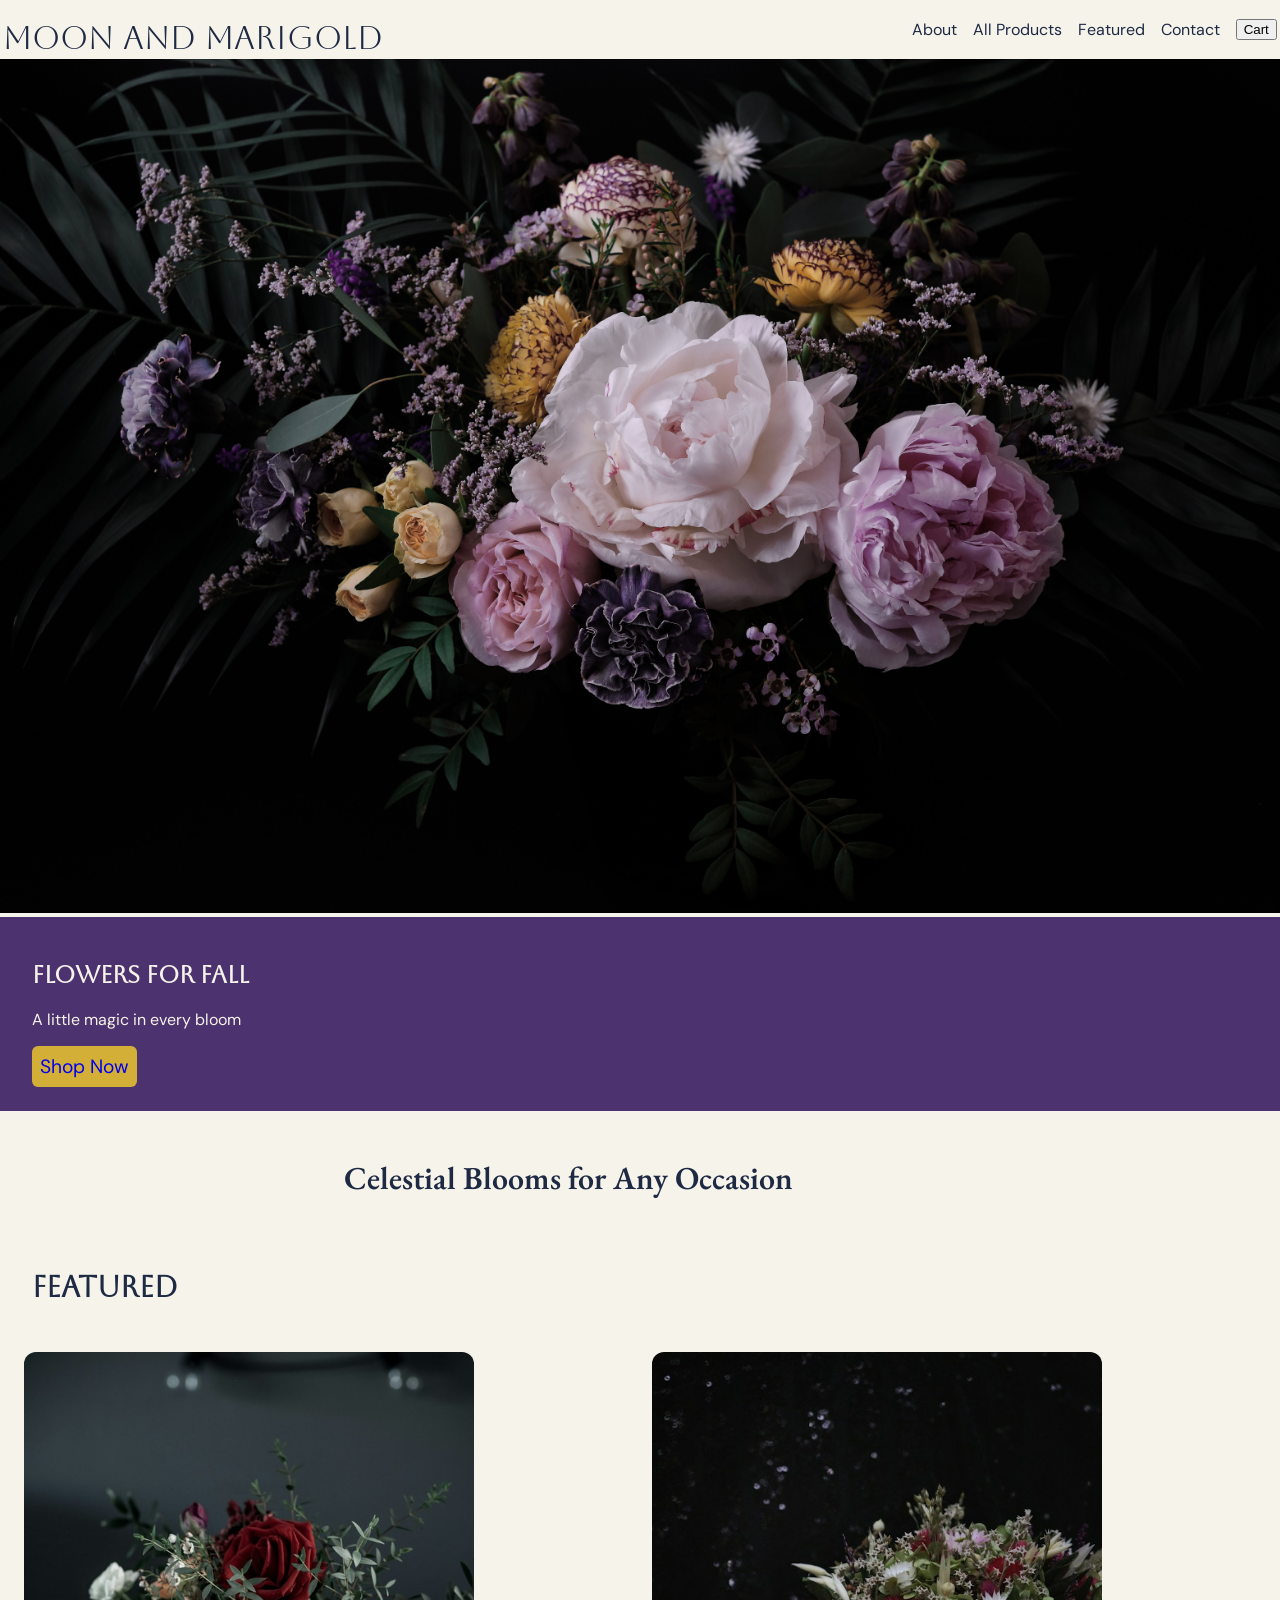
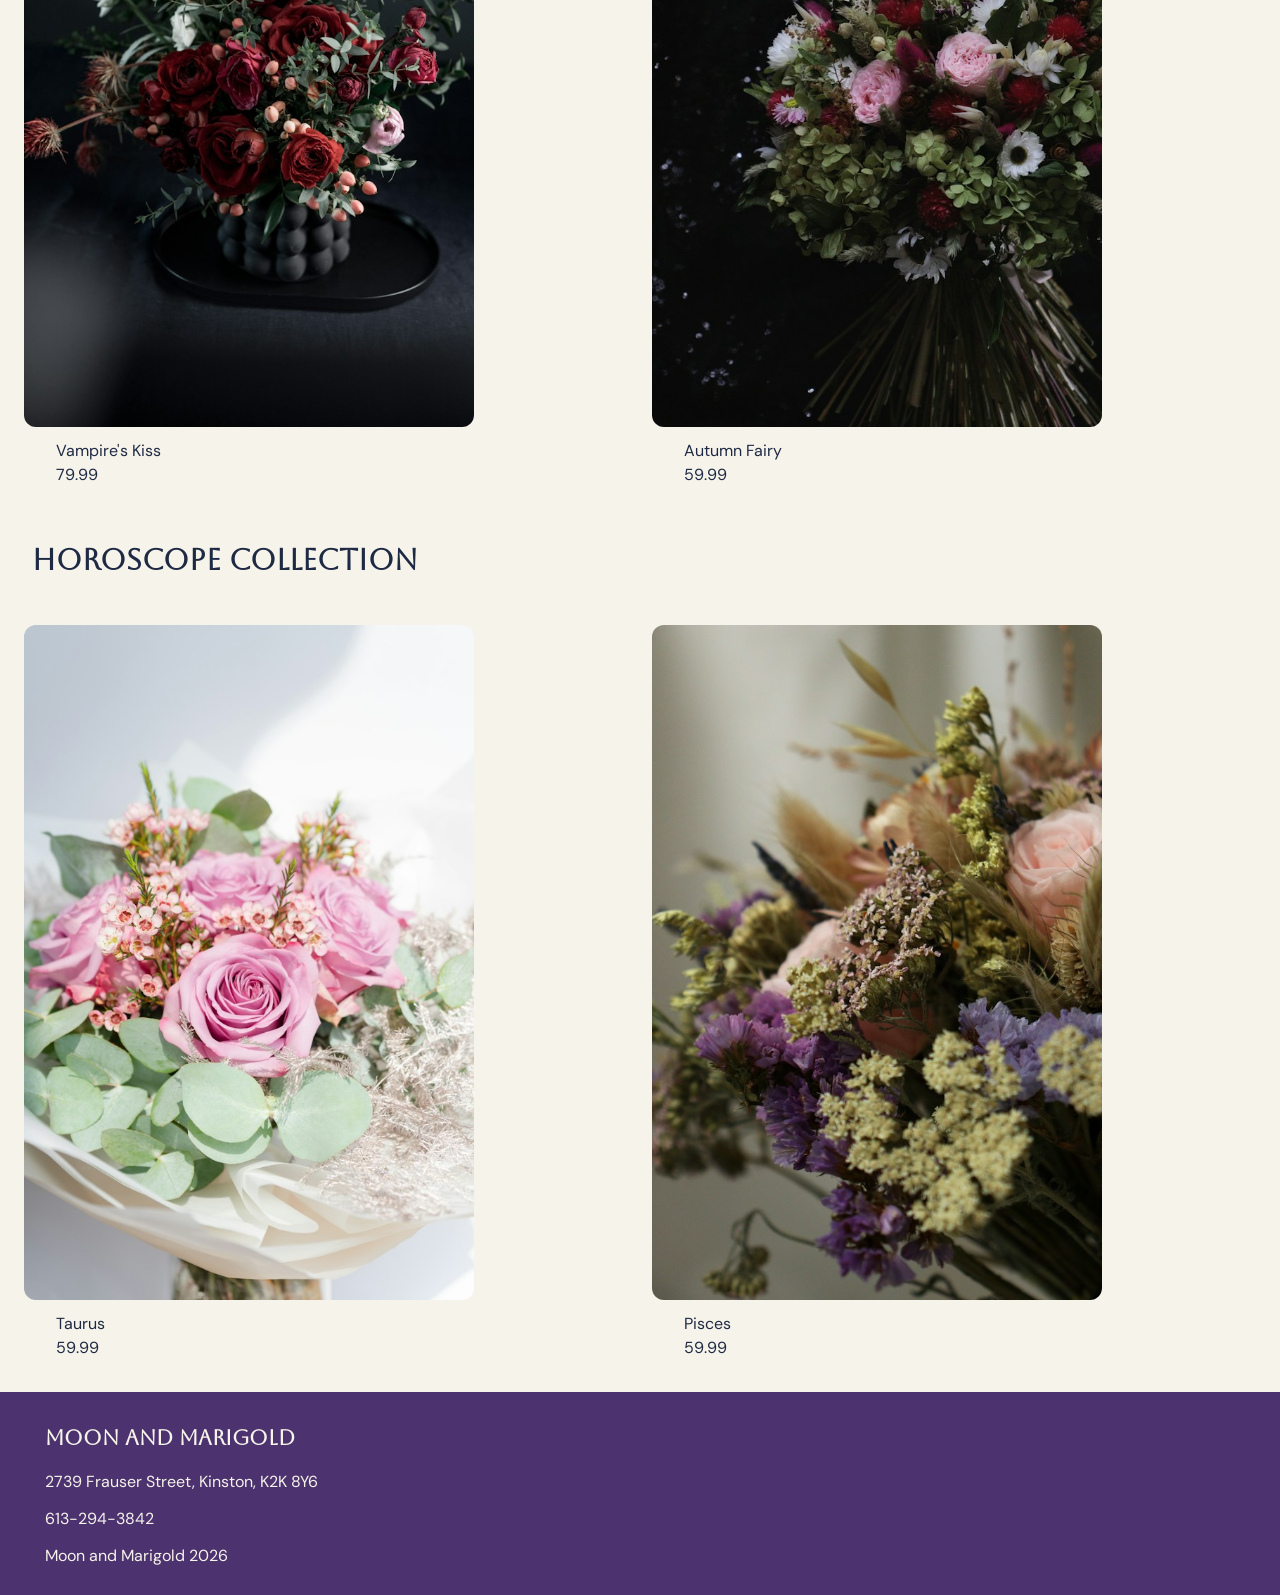
<file: index.html>
<!DOCTYPE html>
<html lang="en">
<head>
    <meta charset="UTF-8">
    <meta name="viewport" content="width=device-width, initial-scale=1.0">
    <title>Moon and Marigold</title>
    <style>
@import url('https://fonts.googleapis.com/css2?family=Aboreto&family=DM+Sans:ital,opsz,wght@0,9..40,100..1000;1,9..40,100..1000&family=EB+Garamond:ital,wght@0,400..800;1,400..800&family=Inter:ital,opsz,wght@0,14..32,100..900;1,14..32,100..900&display=swap');
</style>
    <link rel="stylesheet" href="css/styles.css">
</head>
<body>
    <a href="#indexmain" class="skip-link">Skip to main content</a>
    <header>
        <nav>
            <a class="logo" href="index.html">Moon and Marigold</a>
            <ul class="navbar">
                <li><a href="about.html">About</a></li>
                <li><a href="all-products.html">All Products</a></li>
                <li><a href="featured.html">Featured</a></li>
                <li><a href="contact.html">Contact</a></li>
                <button class="cart">Cart</button>
            </ul>
         </nav>
    </header>
    <main id="indexmain">
        <section class="hero">
            <div class="heroimage">
                <img src="images/hero-desktop.jpeg" alt="a mix of dark purple flowers, long orange stamens, little white flowers, and dark round leaves">
            </div>
            <div class="herotext">
                <h1>Flowers for Fall</h1>
                <p>A little magic in every bloom</p>
                <button><a href="featured.html">Shop Now</a></button>
            </div>
        </section>
        <section class="aside">
            <p class="asidetext">Celestial Blooms for Any Occasion</p>
        </section>
        <section class="featured">
            <h2>Featured</h2>
            <div class="carousel">
                <article class="card">
                    <img src="images/flowers-red.jpg" alt="moody red and pink roses with dark leaves in a dark themed bouquet">
                    <p>Vampire's Kiss</p>
                    <p>79.99</p>
                </article>
                <article class="card">
                    <img src="images/flowers-bouquet.jpg" alt="moody red and pink roses with light green baby leaves">
                    <p>Autumn Fairy</p>
                    <p>59.99</p>
                </article>
            </div>
        </section>
        <section class="horoscope">
            <h2>Horoscope Collection</h2>
            <div class="carousel">
                <article class="card">
                    <img src="images/flowers-lightpink.jpg" alt="brigt pink roses and light green round leaves with baby blooms and dried white stems">
                    <p>Taurus</p>
                    <p>59.99</p>
                </article>
                <article class="card">
                    <img src="images/flowers-dust.jpg" alt="dusty lavender and timy yellow flowers with a few large beige pink roses in a dusty coloured bouquet">
                    <p>Pisces</p>
                    <p>59.99</p>
                </article>
            </div>
        </section>
    </main>
    <footer>
        <div class="footertext">
            <h3>Moon and Marigold</h3>
            <p>2739 Frauser Street, Kinston, K2K 8Y6</p>
            <p>613-294-3842</p>
            <p class="copyright" >Moon and Marigold 2026</p>
        </div>
    </footer>
</body>
</html>
</file>
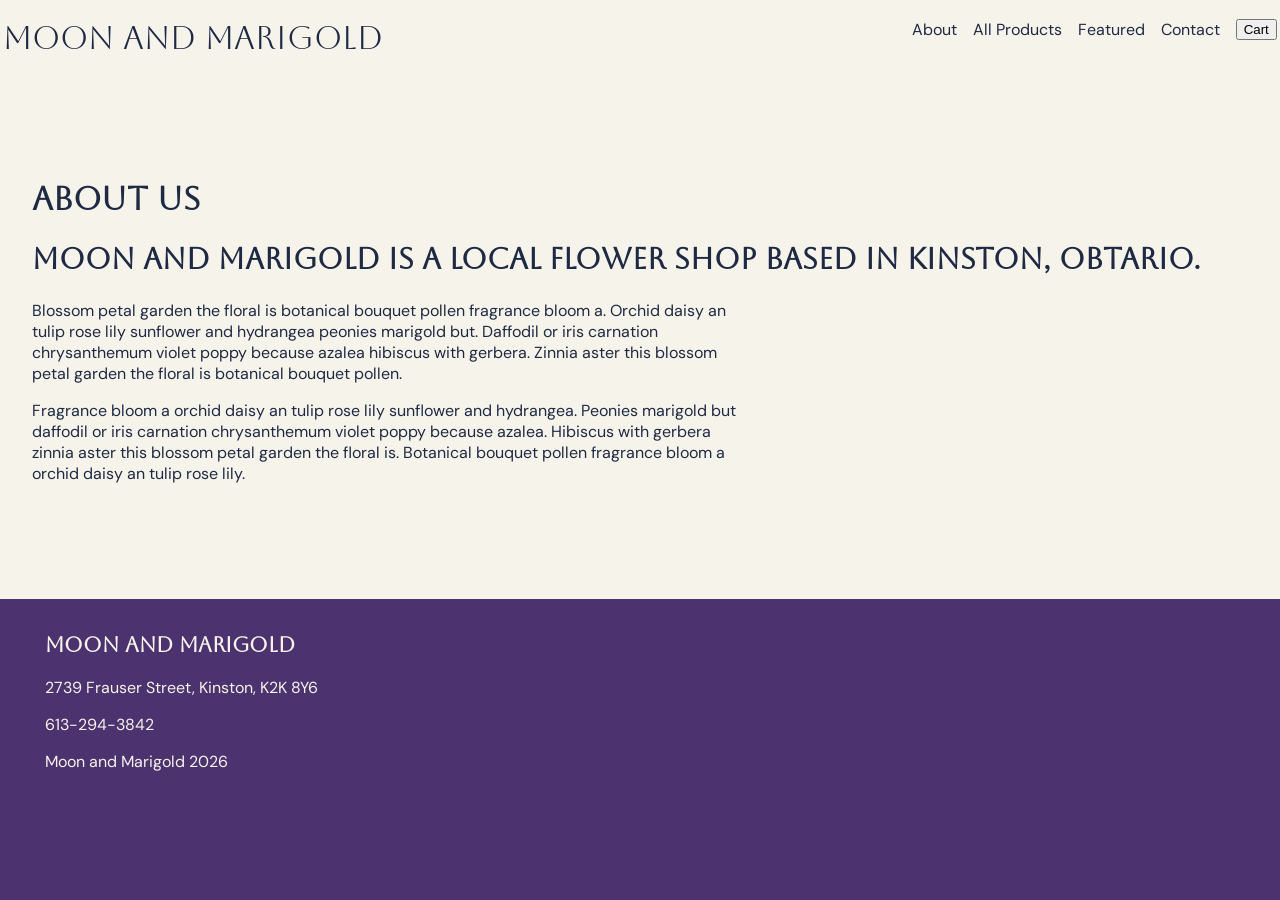
<file: about.html>
<!DOCTYPE html>
<html lang="en">
<head>
    <meta charset="UTF-8">
    <meta name="viewport" content="width=device-width, initial-scale=1.0">
    <title>About</title>
     <link rel="stylesheet" href="css/styles.css">
     <style>
@import url('https://fonts.googleapis.com/css2?family=Aboreto&family=DM+Sans:ital,opsz,wght@0,9..40,100..1000;1,9..40,100..1000&family=EB+Garamond:ital,wght@0,400..800;1,400..800&family=Inter:ital,opsz,wght@0,14..32,100..900;1,14..32,100..900&display=swap');
</style>
</head>
<body>
       <header>
        <nav>
            <a class="logo" href="index.html">Moon and Marigold</a>
            <ul class="navbar">
                <li><a href="about.html">About</a></li>
                <li><a href="all-products.html">All Products</a></li>
                <li><a href="featured.html">Featured</a></li>
                <li><a href="contact.html">Contact</a></li>
                <button class="cart">Cart</button>
            </ul>
         </nav>
    </header>
    <main id="main" class="about">
        <h1>About Us</h1>
        <h2>Moon and Marigold is a local flower shop based in Kinston, Obtario. </h2>
        <p>Blossom petal garden the floral is botanical bouquet pollen fragrance bloom a. Orchid daisy an tulip rose lily sunflower and hydrangea peonies marigold but. Daffodil or iris carnation chrysanthemum violet poppy because azalea hibiscus with gerbera. Zinnia aster this blossom petal garden the floral is botanical bouquet pollen.</p>
        <p>Fragrance bloom a orchid daisy an tulip rose lily sunflower and hydrangea. Peonies marigold but daffodil or iris carnation chrysanthemum violet poppy because azalea. Hibiscus with gerbera zinnia aster this blossom petal garden the floral is. Botanical bouquet pollen fragrance bloom a orchid daisy an tulip rose lily. </p>
    </main>
    <footer>
        <div class="footertext">
            <h3>Moon and Marigold</h3>
            <p>2739 Frauser Street, Kinston, K2K 8Y6</p>
            <p>613-294-3842</p>
            <p class="copyright" >Moon and Marigold 2026</p>
        </div>
    </footer>
</body>
</html>
</file>
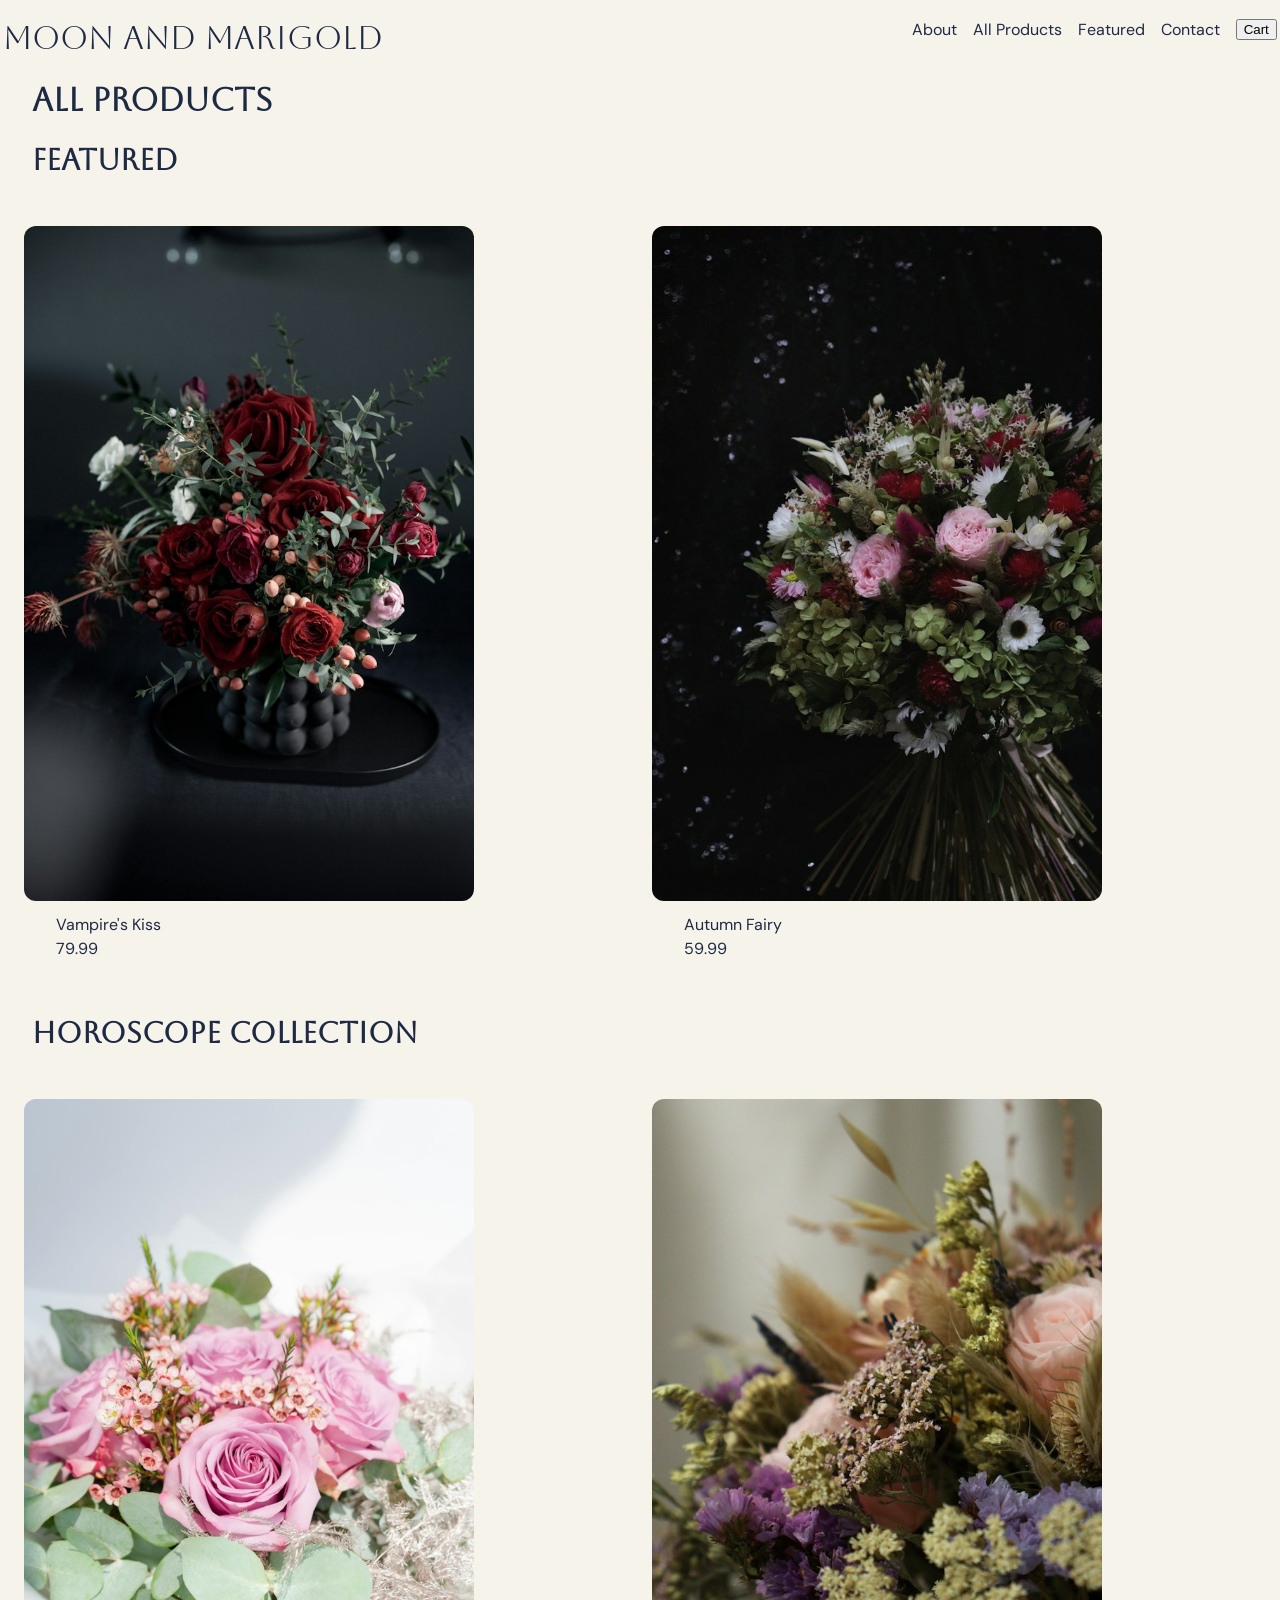
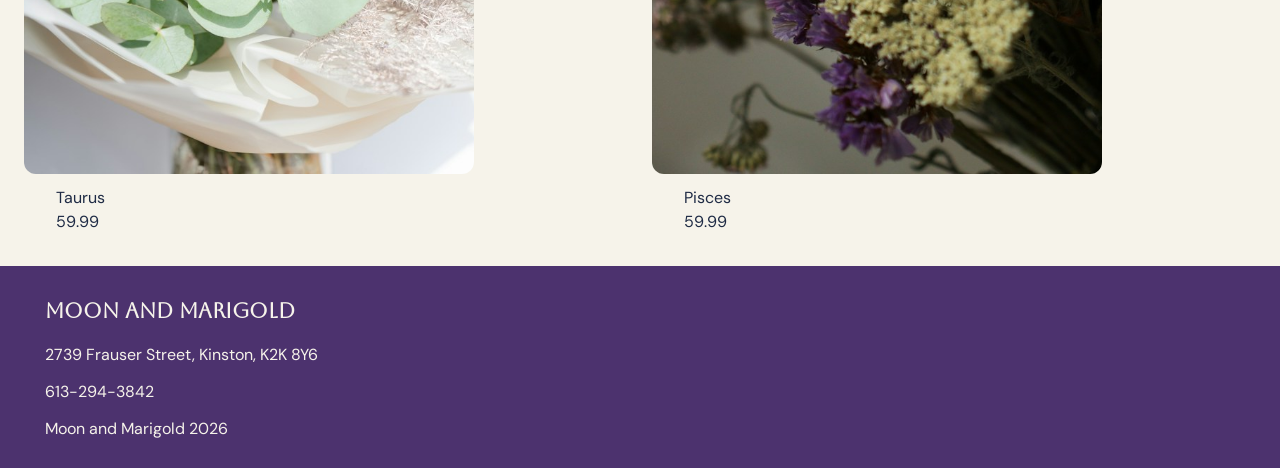
<file: all-products.html>
<!DOCTYPE html>
<html lang="en">
<head>
    <meta charset="UTF-8">
    <meta name="viewport" content="width=device-width, initial-scale=1.0">
    <title>All Products</title>
     <link rel="stylesheet" href="css/styles.css">
     <style>
@import url('https://fonts.googleapis.com/css2?family=Aboreto&family=DM+Sans:ital,opsz,wght@0,9..40,100..1000;1,9..40,100..1000&family=EB+Garamond:ital,wght@0,400..800;1,400..800&family=Inter:ital,opsz,wght@0,14..32,100..900;1,14..32,100..900&display=swap');
</style>
</head>
<body>
       <header>
        <nav>
            <a class="logo" href="index.html">Moon and Marigold</a>
            <ul class="navbar">
                <li><a href="about.html">About</a></li>
                <li><a href="all-products.html">All Products</a></li>
                <li><a href="featured.html">Featured</a></li>
                <li><a href="contact.html">Contact</a></li>
                <button class="cart">Cart</button>
            </ul>
         </nav>
    </header>
    <main id="main">
        <h1>All Products</h1>
        <section class="featured">
            <h2>Featured</h2>
            <div class="carousel">
                <article class="card">
                    <img src="images/flowers-red.jpg" alt="moody red and pink roses with dark leaves in a dark themed bouquet">
                    <p>Vampire's Kiss</p>
                    <p>79.99</p>
                </article>
                <article class="card">
                    <img src="images/flowers-bouquet.jpg" alt="moody red and pink roses with light green baby leaves">
                    <p>Autumn Fairy</p>
                    <p>59.99</p>
                </article>
            </div>
        </section>
        <section class="horoscope">
            <h2>Horoscope Collection</h2>
            <div class="carousel">
                <article class="card">
                    <img src="images/flowers-lightpink.jpg" alt="brigt pink roses and light green round leaves with baby blooms and dried white stems">
                    <p>Taurus</p>
                    <p>59.99</p>
                </article>
                <article class="card">
                    <img src="images/flowers-dust.jpg" alt="dusty lavender and timy yellow flowers with a few large beige pink roses in a dusty coloured bouquet">
                    <p>Pisces</p>
                    <p>59.99</p>
                </article>
            </div>
        </section>
    </main>
    <footer>
        <div class="footertext">
            <h3>Moon and Marigold</h3>
            <p>2739 Frauser Street, Kinston, K2K 8Y6</p>
            <p>613-294-3842</p>
            <p class="copyright" >Moon and Marigold 2026</p>
        </div>
    </footer>
</body>
</html>
</file>
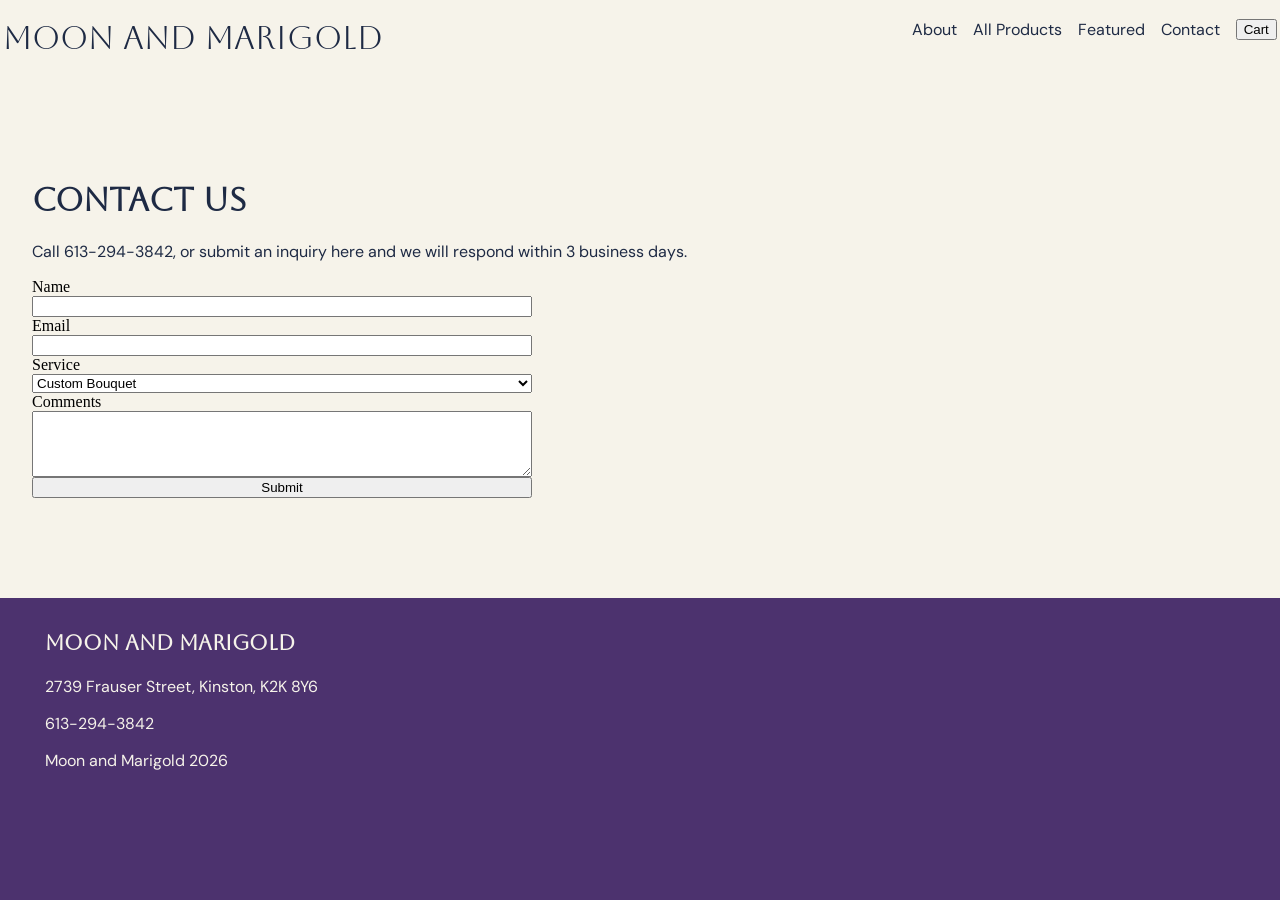
<file: contact.html>
<!DOCTYPE html>
<html lang="en">
<head>
    <meta charset="UTF-8">
    <meta name="viewport" content="width=device-width, initial-scale=1.0">
    <title>Contact</title>
     <link rel="stylesheet" href="css/styles.css">
     <style>
@import url('https://fonts.googleapis.com/css2?family=Aboreto&family=DM+Sans:ital,opsz,wght@0,9..40,100..1000;1,9..40,100..1000&family=EB+Garamond:ital,wght@0,400..800;1,400..800&family=Inter:ital,opsz,wght@0,14..32,100..900;1,14..32,100..900&display=swap');
</style>
</head>
<body>
       <header>
        <nav>
            <a class="logo" href="index.html">Moon and Marigold</a>
            <ul class="navbar">
                <li><a href="about.html">About</a></li>
                <li><a href="all-products.html">All Products</a></li>
                <li><a href="featured.html">Featured</a></li>
                <li><a href="contact.html">Contact</a></li>
                <button class="cart">Cart</button>
            </ul>
         </nav>
    </header>
    <main id="main">
        <h1>Contact Us</h1>
        <p>Call 613-294-3842, or submit an inquiry here and we will respond within 3 business days.</p>
        <form action="thanks.html" method="get">
            <label for="name">Name</label>
            <input id="name" name="name" autocomplete="name" required>
            <label for="email">Email</label>
            <input id="email" name="email" type="email" autocomplete="email" required>
            <label for="service">Service</label>
            <select id="service" name="service">
                <option>Custom Bouquet</option>
                <option>Event Order</option>
                <option>Questions</option>
                <option>Other</option>
            </select>
            <label for="details">Comments</label>
            <textarea id="details" name="details" rows="4" required></textarea>
            <button type="submit">Submit</button>
        </form>
    </main>
    <footer>
        <div class="footertext">
            <h3>Moon and Marigold</h3>
            <p>2739 Frauser Street, Kinston, K2K 8Y6</p>
            <p>613-294-3842</p>
            <p class="copyright" >Moon and Marigold 2026</p>
        </div>
    </footer>

</body>
</html>
</file>
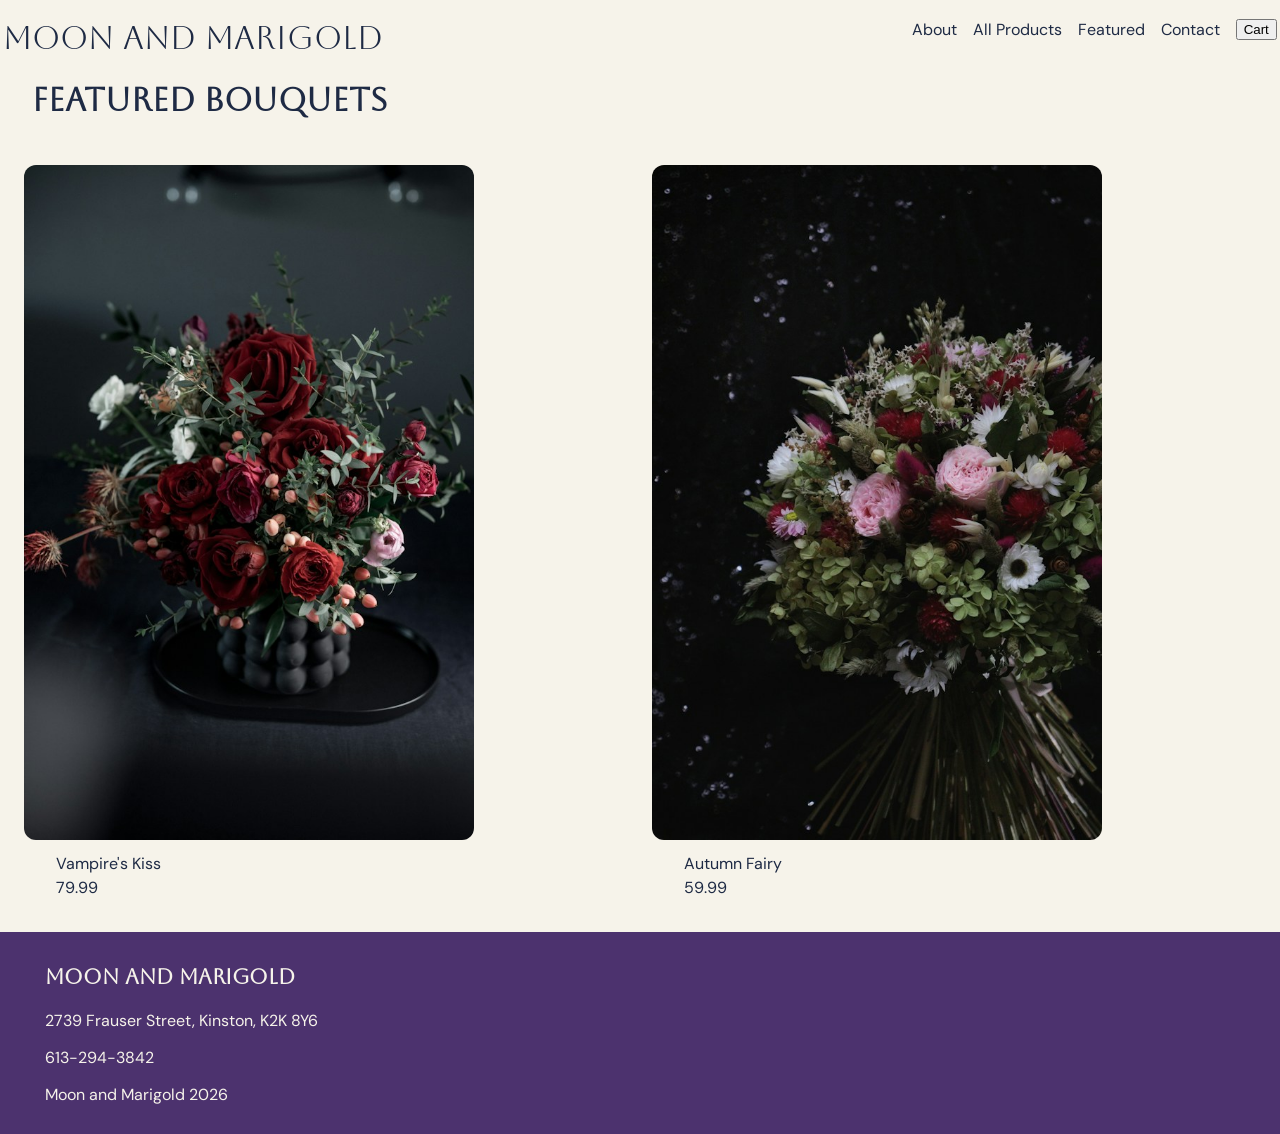
<file: featured.html>
<!DOCTYPE html>
<html lang="en">
<head>
    <meta charset="UTF-8">
    <meta name="viewport" content="width=device-width, initial-scale=1.0">
    <title>Featured</title>
     <link rel="stylesheet" href="css/styles.css">
     <style>
@import url('https://fonts.googleapis.com/css2?family=Aboreto&family=DM+Sans:ital,opsz,wght@0,9..40,100..1000;1,9..40,100..1000&family=EB+Garamond:ital,wght@0,400..800;1,400..800&family=Inter:ital,opsz,wght@0,14..32,100..900;1,14..32,100..900&display=swap');
</style>
</head>
<body>
       <header>
        <nav>
            <a class="logo" href="index.html">Moon and Marigold</a>
            <ul class="navbar">
                <li><a href="about.html">About</a></li>
                <li><a href="all-products.html">All Products</a></li>
                <li><a href="featured.html">Featured</a></li>
                <li><a href="contact.html">Contact</a></li>
                <button class="cart">Cart</button>
            </ul>
         </nav>
    </header>
    <main id="main">
        <h1>Featured Bouquets</h1>
         <section class="featured">
            <div class="carousel">
                <article class="card">
                    <img src="images/flowers-red.jpg" alt="moody red and pink roses with dark leaves in a dark themed bouquet">
                    <p>Vampire's Kiss</p>
                    <p>79.99</p>
                </article>
                <article class="card">
                    <img src="images/flowers-bouquet.jpg" alt="moody red and pink roses with light green baby leaves">
                    <p>Autumn Fairy</p>
                    <p>59.99</p>
                </article>
            </div>
        </section>
    </main>
    <footer>
        <div class="footertext">
            <h3>Moon and Marigold</h3>
            <p>2739 Frauser Street, Kinston, K2K 8Y6</p>
            <p>613-294-3842</p>
            <p class="copyright" >Moon and Marigold 2026</p>
        </div>
    </footer>
</body>
</html>
</file>
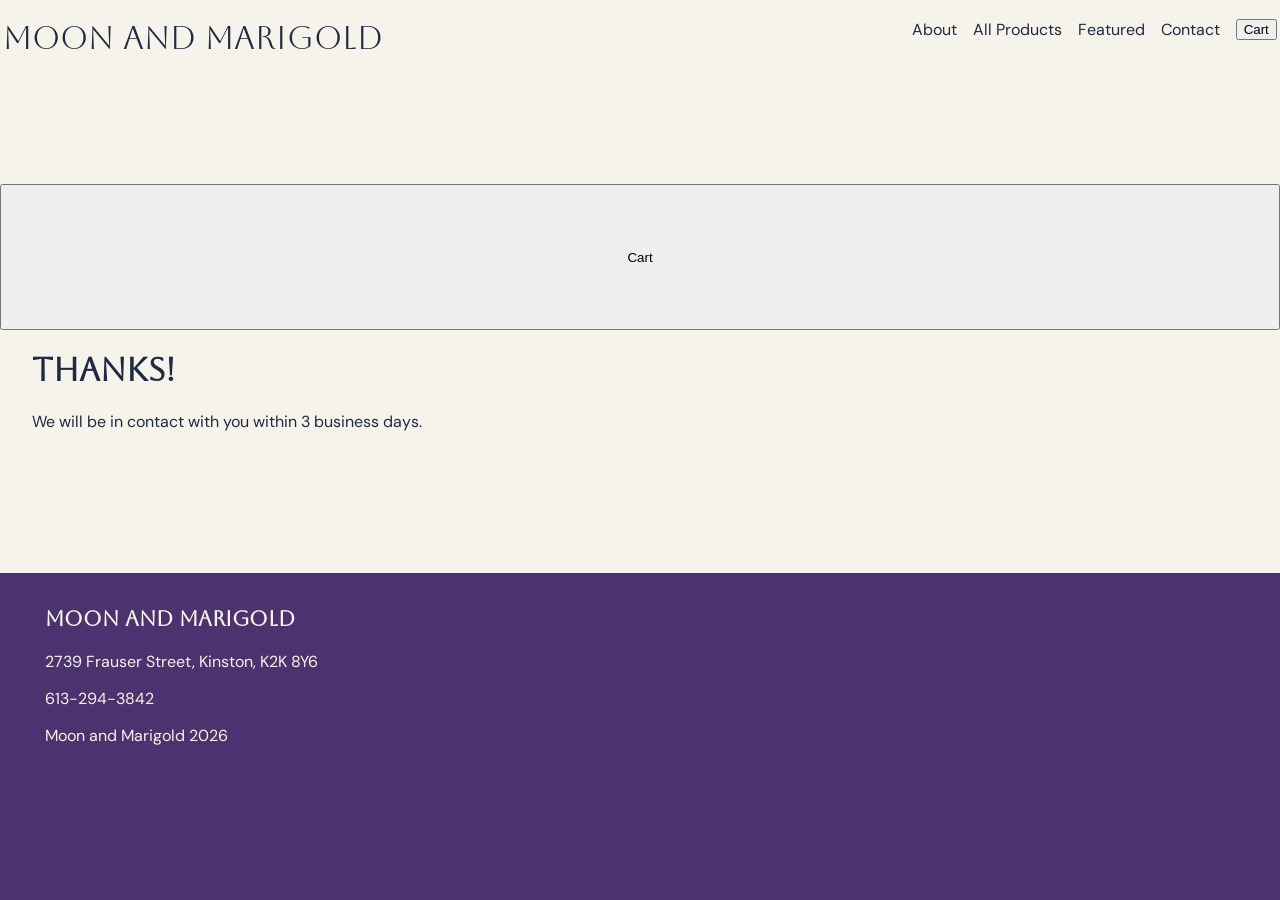
<file: thanks.html>
<!DOCTYPE html>
<html lang="en">
<head>
    <meta charset="UTF-8">
    <meta name="viewport" content="width=device-width, initial-scale=1.0">
    <title>Document</title>
    <link rel="stylesheet" href="css/styles.css">
    <style>
@import url('https://fonts.googleapis.com/css2?family=Aboreto&family=DM+Sans:ital,opsz,wght@0,9..40,100..1000;1,9..40,100..1000&family=EB+Garamond:ital,wght@0,400..800;1,400..800&family=Inter:ital,opsz,wght@0,14..32,100..900;1,14..32,100..900&display=swap');
</style>
</head>
<body>
      <header>
        <nav>
            <a class="logo" href="index.html">Moon and Marigold</a>
            <ul class="navbar">
                <li><a href="about.html">About</a></li>
                <li><a href="all-products.html">All Products</a></li>
                <li><a href="featured.html">Featured</a></li>
                <li><a href="contact.html">Contact</a></li>
                <button class="cart">Cart</button>
            </ul>
         </nav>
    </header>
         <button class="cart">Cart</button>
    </header>
    <main id="main">
        <h1>Thanks!</h1>
        <p>We will be in contact with you within 3 business days.</p>
    </main>
    <footer>
        <h3>Moon and Marigold</h3>
        <div class="footertext">
            <p>2739 Frauser Street, Kinston, K2K 8Y6</p>
            <p>613-294-3842</p>
        </div>
            <p>Moon and Marigold 2026</p>
    </footer>
</body>
</html>
</file>
<file: css/styles.css>
*, *::before, *::after { box-sizing: border-box; }

:root {
    --primary-color: #1e2a44;
    --secondary-color: #7b8fb8;
    --accent-color: #d4af37;
    --tertiary-color: #4c326e;
    --background-color: #f6f3ea;
}

/* primary-color and background-color have a good contrast ratio of 12.87:1*/

body {
    margin: 0;
    background-color: var(--background-color);
    height: 100%;
  display: grid;
  grid-template-columns: 1fr;
  min-height: 100vh;
  gap: none;
}

.heroimage img {
    max-width: 100%;
}

article img {
    max-width: clamp(3rem, 100%, 450px);
    height: auto;
}

p {color: var(--primary-color);font-family: DM Sans, system-ui, sans-serif; line-height: 1,5; max-width: 65ch; margin-left: 2rem;}
h1 {color: var(--primary-color);font-family: Aboreto, system-ui, sans-serif; line-height: 1.2; margin-left: 2rem;}
h2 {color: var(--primary-color);font-family: Aboreto, system-ui, sans-serif; line-height: 1.2; font-size: 1.8rem; max-width: 65ch; margin-left: 2rem;}

.skip-link {
  position: absolute;
  left: -9999px;
  top: auto;
  width: 1px;
  height: 1px;
  overflow: hidden;
  z-index: 999;
}

nav {
    display: flex;
    flex-direction: column;
    padding: 0.2rem;
    flex-wrap: wrap;
}

a.logo{
    font-family: Aboreto, system-ui, sans-serif;
    font-size: 2rem;
    text-decoration: none;
    color: var(--primary-color);
    text-align: center;
    margin-top: 1rem;
}

.navbar {
    display: flex;
    flex-direction: row;
    justify-content: center;
    list-style: none;
    align-items: center;
    gap: 1rem;
}

.navbar li a {
    color: var(--primary-color);
    text-decoration: none;
    font-family: DM Sans, system-ui, sans-serif;
}

.aside {
    padding: 1rem;
}

.hero {
    margin: 0;
}

.heroimage {
    margin: 0;
}

/* why is there sitll a space between the hero image and the banner?????? */

.asidetext {
    color: var(--primary-color);
    font-family: EB Garamond, system-ui, sans-serif; 
    font-weight: 600;
    line-height: 1.2;
    font-size: 2rem;
    text-align: center;
}


.herotext {
    background-color: var(--tertiary-color);
    margin: 0;
    padding-top: 1.5rem;
    padding-bottom: 1.5rem;
    h1 {color:var(--background-color)}
    p {color: var(--background-color)}
}

.herotext button {
    background-color: var(--accent-color);
    border: none;
    padding: 0.5rem;
    margin-left: 2rem;
    border-radius: 6px;
    a {
        text-decoration: none; 
        font-family: DM Sans, system-ui, sans-serif;
        font-size: 1.2rem;
    }
}

.carousel {
    display: flex;
    flex-direction: row;
    gap: 1.5rem;
    padding: 1.5rem;
    justify-content: center;
}

article img {
    border-radius: 12px;
    justify-content: center;
}

.card{
    justify-content: center;
}
.card p {
    line-height: 0.5rem;
}

footer {
    background-color: var(--tertiary-color);
}

footer {
    h3 {
        font-family: Aboreto;
        color: var(--background-color);
        font-size: 1.3rem;
        margin-left: 2rem;
    }
    p {
        color: var(--background-color);
    }
    margin-bottom: 0;
    padding: 0.8rem;
}

/* media query broke */
@media (min-width: 767px) {
    nav {
    flex-direction: row;
    flex-wrap: none;
    justify-content: space-between;
    }
}

form {
    display: flex;
    flex-direction: column;
    max-width: 500px;
    margin-left: 2rem;
}
</file>
